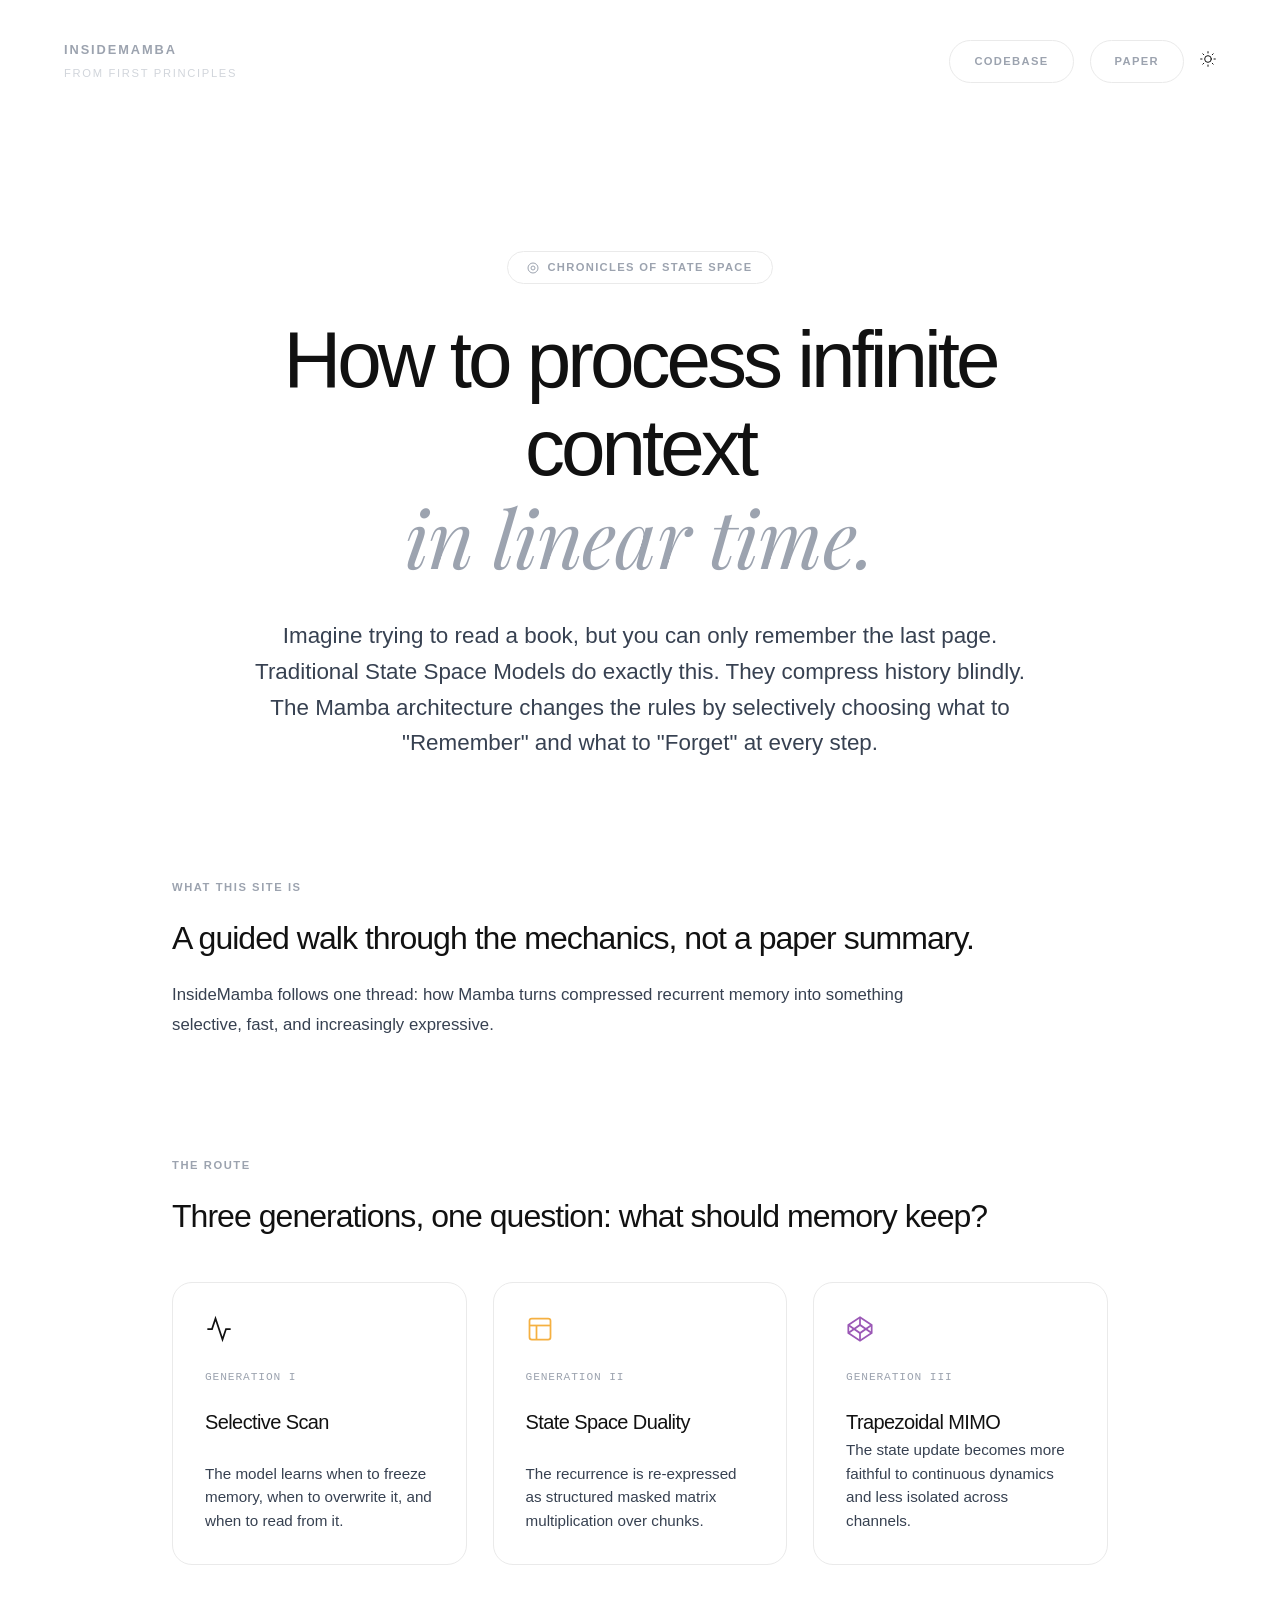
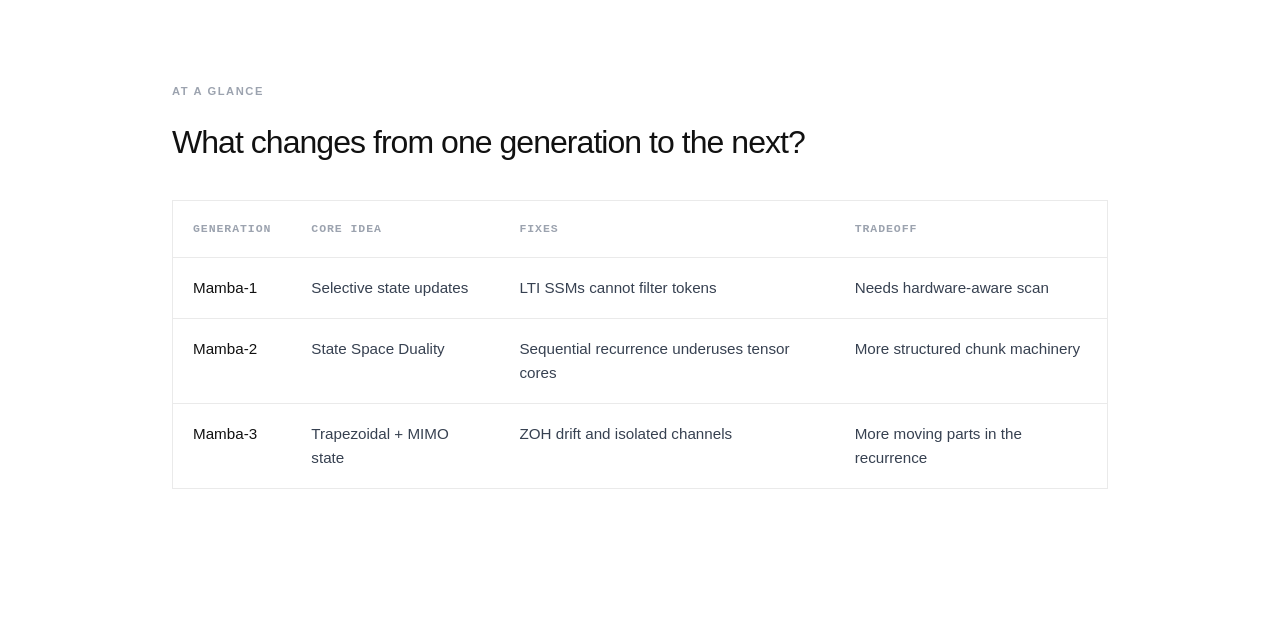
<file: index.html>
<!DOCTYPE html>
<html lang="en">
<head>
  <meta charset="UTF-8">
  <meta name="viewport" content="width=device-width, initial-scale=1.0">
  <title>InsideMamba: Mamba Evolution</title>
  <link rel="icon" href="favicon.svg" type="image/svg+xml">
  <link rel="stylesheet" href="style.css?v=20260526-2">
</head>
<body>

  <header class="header">
    <div class="logo-block">
      <span class="logo-main">InsideMamba</span>
      <span class="logo-sub">From First Principles</span>
    </div>
    <div class="nav-actions">
      <a href="https://github.com/varun29-git/InsideMamba" target="_blank" class="btn-pill">Codebase</a>
      <a href="https://arxiv.org/abs/2312.00752" target="_blank" class="btn-pill">Paper</a>
      <div class="btn-icon">
        <svg width="16" height="16" viewBox="0 0 24 24" fill="none" stroke="currentColor" stroke-width="1.5" stroke-linecap="round" stroke-linejoin="round"><circle cx="12" cy="12" r="5"></circle><line x1="12" y1="1" x2="12" y2="3"></line><line x1="12" y1="21" x2="12" y2="23"></line><line x1="4.22" y1="4.22" x2="5.64" y2="5.64"></line><line x1="18.36" y1="18.36" x2="19.78" y2="19.78"></line><line x1="1" y1="12" x2="3" y2="12"></line><line x1="21" y1="12" x2="23" y2="12"></line><line x1="4.22" y1="19.78" x2="5.64" y2="18.36"></line><line x1="18.36" y1="5.64" x2="19.78" y2="4.22"></line></svg>
      </div>
    </div>
  </header>

  <main class="container">
    <div class="hero-badge">
      <svg width="12" height="12" viewBox="0 0 24 24" fill="none" stroke="currentColor" stroke-width="2"><circle cx="12" cy="12" r="10"></circle><circle cx="12" cy="12" r="4"></circle></svg>
      Chronicles of State Space
    </div>
    
    <h1 class="hero-title">How to process infinite context<br><em>in linear time.</em></h1>
    
    <p class="hero-desc">
      Imagine trying to read a book, but you can only remember the last page. Traditional State Space Models do exactly this. They compress history blindly. The Mamba architecture changes the rules by selectively choosing what to "Remember" and what to "Forget" at every step.
    </p>

    <section class="landing-section">
      <span class="section-kicker">What this site is</span>
      <h2>A guided walk through the mechanics, not a paper summary.</h2>
      <p>
        InsideMamba follows one thread: how Mamba turns compressed recurrent memory into something selective, fast, and increasingly expressive.
      </p>
    </section>

    <section class="landing-section">
      <span class="section-kicker">The route</span>
      <h2>Three generations, one question: what should memory keep?</h2>
      <div class="journey-map">
        <a href="mamba-1/index.html" class="journey-step">
          <svg class="journey-icon" viewBox="0 0 24 24" fill="none" stroke="currentColor">
            <polyline points="22 12 18 12 15 21 9 3 6 12 2 12"></polyline>
          </svg>
          <small>Generation I</small>
          <strong>Selective Scan</strong>
          <span>The model learns when to freeze memory, when to overwrite it, and when to read from it.</span>
        </a>
        <a href="mamba-2/index.html" class="journey-step">
          <svg class="journey-icon amber" viewBox="0 0 24 24" fill="none" stroke="currentColor">
            <rect x="3" y="3" width="18" height="18" rx="2" ry="2"></rect>
            <line x1="3" y1="9" x2="21" y2="9"></line>
            <line x1="9" y1="21" x2="9" y2="9"></line>
          </svg>
          <small>Generation II</small>
          <strong>State Space Duality</strong>
          <span>The recurrence is re-expressed as structured masked matrix multiplication over chunks.</span>
        </a>
        <a href="mamba-3/index.html" class="journey-step">
          <svg class="journey-icon purple" viewBox="0 0 24 24" fill="none" stroke="currentColor">
            <polygon points="12 2 22 8.5 22 15.5 12 22 2 15.5 2 8.5 12 2"></polygon>
            <line x1="12" y1="22" x2="12" y2="15.5"></line>
            <polyline points="22 8.5 12 15.5 2 8.5"></polyline>
            <polyline points="2 15.5 12 8.5 22 15.5"></polyline>
            <line x1="12" y1="2" x2="12" y2="8.5"></line>
          </svg>
          <small>Generation III</small>
          <strong>Trapezoidal MIMO</strong>
          <span>The state update becomes more faithful to continuous dynamics and less isolated across channels.</span>
        </a>
      </div>
    </section>

    <section class="landing-section">
      <span class="section-kicker">At a glance</span>
      <h2>What changes from one generation to the next?</h2>
      <div class="comparison-wrap">
        <table class="comparison-table">
          <thead>
            <tr>
              <th>Generation</th>
              <th>Core idea</th>
              <th>Fixes</th>
              <th>Tradeoff</th>
            </tr>
          </thead>
          <tbody>
            <tr>
              <td>Mamba-1</td>
              <td>Selective state updates</td>
              <td>LTI SSMs cannot filter tokens</td>
              <td>Needs hardware-aware scan</td>
            </tr>
            <tr>
              <td>Mamba-2</td>
              <td>State Space Duality</td>
              <td>Sequential recurrence underuses tensor cores</td>
              <td>More structured chunk machinery</td>
            </tr>
            <tr>
              <td>Mamba-3</td>
              <td>Trapezoidal + MIMO state</td>
              <td>ZOH drift and isolated channels</td>
              <td>More moving parts in the recurrence</td>
            </tr>
          </tbody>
        </table>
      </div>
    </section>

  </main>

</body>
</html>
</file>
<file: style.css>
/* InsideMamba: Pedagogical Long-Form Reading Style */

@import url('https://fonts.googleapis.com/css2?family=Playfair+Display:ital@1&display=swap');

:root {
  --bg-pure: #ffffff;
  --text-main: #111111;
  --text-soft: #374151;
  --text-lighter: #9ca3af;
  --border-light: #eaeaea;
  
  --accent-amber: #f5b041;
  --accent-cyan: #00bcd4;
  --accent-purple: #9b59b6;

  /* Classic native Apple typography */
  --font-sans: -apple-system, BlinkMacSystemFont, "Helvetica Neue", "Segoe UI", Roboto, sans-serif;
  --font-serif-italic: "Playfair Display", Georgia, serif;
  --font-mono: ui-monospace, SFMono-Regular, "SF Mono", Menlo, Consolas, monospace;
}

* {
  box-sizing: border-box;
  margin: 0;
  padding: 0;
  -webkit-font-smoothing: antialiased;
  -moz-osx-font-smoothing: grayscale;
}

body {
  background-color: var(--bg-pure);
  color: var(--text-main);
  font-family: var(--font-sans);
  line-height: 1.6;
  overflow-x: hidden;
}

/* Minimalist Floating Header */
.header {
  display: flex;
  justify-content: space-between;
  align-items: center;
  padding: 2.5rem 4rem;
  background: transparent;
  width: 100%;
}

.logo-block {
  display: flex;
  flex-direction: column;
}

.logo-main {
  font-size: 0.8rem;
  font-weight: 600;
  letter-spacing: 0.15em;
  color: var(--text-lighter);
  text-transform: uppercase;
}

.logo-sub {
  font-size: 0.7rem;
  font-weight: 500;
  color: #d1d5db;
  letter-spacing: 0.15em;
  text-transform: uppercase;
  margin-top: 0.3rem;
}

.nav-actions {
  display: flex;
  gap: 1rem;
  align-items: center;
}

.btn-pill {
  font-family: var(--font-sans);
  font-size: 0.7rem;
  font-weight: 600;
  text-transform: uppercase;
  letter-spacing: 0.12em;
  padding: 0.7rem 1.5rem;
  border: 1px solid var(--border-light);
  border-radius: 999px;
  color: var(--text-lighter);
  background: var(--bg-pure);
  cursor: pointer;
  text-decoration: none;
  transition: all 0.2s ease;
  display: inline-flex;
  align-items: center;
  justify-content: center;
}

.btn-pill:hover, .btn-pill.active {
  border-color: var(--text-main);
  color: var(--text-main);
}

.container {
  max-width: 1000px;
  margin: 0 auto;
  padding: 8rem 2rem;
  text-align: center;
}

/* Central Badge */
.hero-badge {
  display: inline-flex;
  align-items: center;
  gap: 0.5rem;
  padding: 0.4rem 1.2rem;
  border: 1px solid var(--border-light);
  border-radius: 999px;
  font-size: 0.7rem;
  font-weight: 600;
  text-transform: uppercase;
  letter-spacing: 0.12em;
  color: var(--text-lighter);
  margin-bottom: 2rem;
}

/* Mixed Typography Title */
.hero-title {
  font-family: var(--font-sans);
  font-size: 5rem;
  font-weight: 300;
  line-height: 1.1;
  color: var(--text-main);
  letter-spacing: -0.05em;
  margin-bottom: 2rem;
}

.hero-title em {
  font-family: var(--font-serif-italic);
  font-style: italic;
  font-weight: 400;
  color: var(--text-lighter);
  letter-spacing: -0.01em;
}

/* Thin Description */
.hero-desc {
  font-size: 1.4rem;
  font-weight: 300;
  color: var(--text-soft);
  max-width: 800px;
  margin: 0 auto 6rem;
  line-height: 1.6;
}

.landing-section {
  margin-top: 7rem;
  text-align: left;
}

.landing-section h2 {
  font-size: 2rem;
  font-weight: 400;
  letter-spacing: -0.03em;
  margin-bottom: 1rem;
}

.landing-section p {
  color: var(--text-soft);
  font-size: 1.05rem;
  font-weight: 300;
  line-height: 1.75;
  max-width: 760px;
}

.section-kicker {
  display: inline-block;
  font-size: 0.7rem;
  font-weight: 700;
  letter-spacing: 0.14em;
  text-transform: uppercase;
  color: var(--text-lighter);
  margin-bottom: 1rem;
}

.journey-map {
  display: grid;
  grid-template-columns: repeat(3, minmax(0, 1fr));
  gap: 1.6rem;
  margin-top: 2.5rem;
}

.journey-step {
  display: flex;
  flex-direction: column;
  min-height: 230px;
  padding: 2rem;
  background: var(--bg-pure);
  border: 1px solid var(--border-light);
  border-radius: 20px;
  color: var(--text-main);
  text-decoration: none;
  transition: border-color 0.2s ease, transform 0.2s ease;
}

.journey-step:hover {
  border-color: var(--text-lighter);
  transform: translateY(-2px);
}

.journey-icon {
  color: var(--text-main);
  height: 28px;
  margin-bottom: 1.6rem;
  stroke-width: 1.5;
  width: 28px;
}

.journey-icon.amber {
  color: var(--accent-amber);
}

.journey-icon.purple {
  color: var(--accent-purple);
}

.journey-step small {
  color: var(--text-lighter);
  font-family: var(--font-mono);
  font-size: 0.7rem;
  letter-spacing: 0.08em;
  text-transform: uppercase;
}

.journey-step strong {
  margin-top: 1.2rem;
  font-size: 1.25rem;
  font-weight: 400;
  letter-spacing: -0.03em;
}

.journey-step span {
  margin-top: auto;
  color: var(--text-soft);
  font-size: 0.95rem;
  font-weight: 300;
  line-height: 1.55;
}

.mini-equation {
  margin-top: 2rem;
  padding: 1.4rem;
  border: 1px solid var(--border-light);
  color: var(--text-soft);
  font-family: var(--font-mono);
  font-size: 0.95rem;
  line-height: 1.8;
}

.comparison-wrap {
  border: 1px solid var(--border-light);
  margin-top: 2rem;
  overflow-x: auto;
}

.comparison-table {
  border-collapse: collapse;
  min-width: 760px;
  width: 100%;
}

.comparison-table th,
.comparison-table td {
  border-bottom: 1px solid var(--border-light);
  padding: 1.15rem 1.25rem;
  text-align: left;
  vertical-align: top;
}

.comparison-table th {
  color: var(--text-lighter);
  font-family: var(--font-mono);
  font-size: 0.72rem;
  font-weight: 600;
  letter-spacing: 0.08em;
  text-transform: uppercase;
}

.comparison-table td {
  color: var(--text-soft);
  font-size: 0.95rem;
  font-weight: 300;
  line-height: 1.55;
}

.comparison-table td:first-child {
  color: var(--text-main);
  font-weight: 500;
  white-space: nowrap;
}

.comparison-table tr:last-child td {
  border-bottom: 0;
}

/* ARTICLE LAYOUT */
.article-container {
  max-width: 720px;
  margin: 0 auto;
  padding: 4rem 2rem 10rem;
}

.article-container h1 {
  font-family: var(--font-sans);
  font-weight: 300;
  font-size: 4rem;
  letter-spacing: -0.05em;
  line-height: 1.1;
  margin-bottom: 4rem;
  text-align: center;
}

.article-container h1 em {
  font-family: var(--font-serif-italic);
  font-weight: 400;
  color: var(--text-lighter);
}

.article-container h2 {
  font-family: var(--font-sans);
  font-size: 1.75rem;
  font-weight: 400;
  color: var(--text-main);
  margin: 5rem 0 1.5rem;
  letter-spacing: -0.03em;
}

.article-container p {
  font-size: 1.2rem;
  font-weight: 300;
  color: var(--text-soft);
  line-height: 1.8;
  margin-bottom: 1.5rem;
}

.article-container strong {
  font-weight: 500;
  color: var(--text-main);
}

.katex-display {
  background: transparent;
  padding: 1.5rem 0;
  margin: 2rem 0;
  text-align: center;
}

.katex { font-size: 1.1em; color: var(--text-main); }

/* Static Minimal Figures */
.static-figure {
  margin: 4rem 0;
  padding: 3rem;
  background: var(--bg-pure);
  border: 1px solid var(--border-light);
  border-radius: 24px;
  display: flex;
  flex-direction: column;
  align-items: center;
  justify-content: center;
}

.figure-caption {
  margin-top: 2rem;
  font-size: 0.85rem;
  font-weight: 400;
  color: var(--text-lighter);
  text-transform: uppercase;
  letter-spacing: 0.1em;
}

.static-figure.wide {
  width: min(920px, calc(100vw - 4rem));
  margin-left: 50%;
  transform: translateX(-50%);
}

.static-figure svg {
  max-width: 100%;
  height: auto;
}

.diagram-title {
  align-self: stretch;
  display: flex;
  justify-content: space-between;
  gap: 1rem;
  margin-bottom: 2rem;
  color: var(--text-lighter);
  font-family: var(--font-mono);
  font-size: 0.75rem;
  letter-spacing: 0.08em;
  text-transform: uppercase;
}

.matrix-figure {
  display: grid;
  grid-template-columns: repeat(4, 42px);
  grid-template-rows: repeat(4, 42px);
  gap: 8px;
  margin-top: 0.5rem;
}

.matrix-cell {
  align-items: center;
  background: #fff;
  border: 1px solid var(--border-light);
  border-radius: 8px;
  display: flex;
  justify-content: center;
}

.matrix-cell::before {
  color: var(--text-main);
  content: attr(data-label);
  font-family: var(--font-mono);
  font-size: 0.78rem;
}

.matrix-cell.diagonal {
  border-color: #111;
}

.matrix-cell.decay {
  background: rgba(245, 176, 65, 0.25);
  border-color: rgba(245, 176, 65, 0.45);
}

.matrix-cell.empty::before {
  color: var(--text-lighter);
}

.bridge-note {
  border-left: 1px solid var(--border-light);
  color: var(--text-soft);
  font-size: 1.1rem;
  font-weight: 300;
  line-height: 1.75;
  margin: 3rem 0 0;
  padding-left: 1.25rem;
}

.delta-diagram,
.scan-diagram {
  align-self: stretch;
  margin: 1rem auto 0;
  max-width: 760px;
  width: 100%;
}

.token-row,
.delta-row,
.chunk-row,
.state-labels {
  display: grid;
  gap: 1rem;
}

.token-row,
.delta-row {
  grid-template-columns: repeat(5, minmax(0, 1fr));
}

.token {
  border: 1px solid var(--border-light);
  border-radius: 10px;
  color: var(--text-lighter);
  display: flex;
  font-family: var(--font-mono);
  font-size: 0.9rem;
  justify-content: center;
  padding: 0.9rem 0.5rem;
}

.token.strong {
  border-color: rgba(155, 89, 182, 0.55);
  color: var(--text-main);
  font-weight: 700;
}

.token.amber {
  border-color: rgba(245, 176, 65, 0.7);
}

.delta-row {
  color: var(--text-lighter);
  font-family: var(--font-mono);
  font-size: 0.78rem;
  margin-top: 1rem;
  text-align: center;
}

.delta-row .large {
  color: var(--text-main);
  font-weight: 700;
}

.delta-row .amber {
  color: #9c6b16;
}

.memory-track {
  align-items: center;
  background: #111;
  border-radius: 999px;
  display: grid;
  grid-template-columns: repeat(5, 1fr);
  height: 22px;
  margin: 2rem auto 0;
  max-width: 640px;
  padding: 0 2rem;
}

.memory-dot {
  background: #fff;
  border: 2px solid var(--border-light);
  border-radius: 50%;
  height: 18px;
  justify-self: center;
  width: 18px;
}

.memory-dot.write {
  border-color: var(--accent-purple);
  height: 28px;
  width: 28px;
}

.memory-dot.write.amber {
  border-color: var(--accent-amber);
}

.diagram-note {
  color: var(--text-soft);
  font-size: 0.98rem;
  font-weight: 300;
  line-height: 1.6;
  margin: 2rem auto 0;
  max-width: 620px;
  text-align: center;
}

.chunk-row {
  grid-template-columns: repeat(4, minmax(0, 1fr));
}

.chunk {
  align-items: center;
  background: rgba(155, 89, 182, 0.12);
  border-radius: 10px;
  color: var(--text-main);
  display: flex;
  font-family: var(--font-mono);
  font-size: 0.95rem;
  justify-content: center;
  min-height: 70px;
}

.chunk.active {
  background: rgba(155, 89, 182, 0.32);
}

.state-line {
  align-items: center;
  display: grid;
  grid-template-columns: repeat(4, 1fr);
  margin: 2rem auto 0;
  max-width: 660px;
  position: relative;
}

.state-line::before {
  background: #111;
  content: "";
  height: 2px;
  left: 9%;
  position: absolute;
  right: 9%;
  top: 50%;
}

.state-line span {
  background: #fff;
  border: 2px solid #111;
  border-radius: 50%;
  height: 18px;
  justify-self: center;
  position: relative;
  width: 18px;
  z-index: 1;
}

.state-labels {
  color: var(--text-soft);
  font-family: var(--font-mono);
  font-size: 0.8rem;
  grid-template-columns: repeat(4, minmax(0, 1fr));
  margin-top: 0.85rem;
  text-align: center;
}

.synthesis {
  margin-top: 6rem;
  padding-top: 2.5rem;
  border-top: 1px solid var(--border-light);
}

.synthesis h2 {
  margin-top: 0;
}

.synthesis-grid {
  display: grid;
  grid-template-columns: repeat(3, 1fr);
  gap: 1.5rem;
  margin: 2.5rem 0;
}

.synthesis-item {
  border-left: 1px solid var(--border-light);
  padding-left: 1.25rem;
}

.synthesis-item strong {
  display: block;
  margin-bottom: 0.5rem;
}

.synthesis-item span {
  color: var(--text-soft);
  font-size: 0.95rem;
  font-weight: 300;
  line-height: 1.75;
}

.scan-token,
.scan-block,
.orbit-dot,
.mimo-signal {
  animation-duration: 4s;
  animation-iteration-count: infinite;
  animation-timing-function: ease-in-out;
}

.scan-token {
  animation-name: tokenPulse;
}

.scan-block {
  animation-name: blockPulse;
}

.orbit-dot {
  transform-origin: 570px 155px;
  animation-name: orbitState;
  animation-timing-function: linear;
}

.mimo-signal {
  animation-name: signalFlow;
}

.delay-1 { animation-delay: 0.4s; }
.delay-2 { animation-delay: 0.8s; }
.delay-3 { animation-delay: 1.2s; }
.delay-4 { animation-delay: 1.6s; }

@keyframes tokenPulse {
  0%, 100% { opacity: 0.35; stroke-width: 1.5; }
  45%, 60% { opacity: 1; stroke-width: 3; }
}

@keyframes blockPulse {
  0%, 100% { opacity: 0.18; }
  50% { opacity: 0.65; }
}

@keyframes orbitState {
  from { transform: rotate(0deg); }
  to { transform: rotate(360deg); }
}

@keyframes signalFlow {
  0%, 100% { opacity: 0.2; stroke-dashoffset: 60; }
  50% { opacity: 0.95; stroke-dashoffset: 0; }
}

@media (max-width: 820px) {
  .header {
    align-items: flex-start;
    flex-direction: column;
    gap: 1.5rem;
    padding: 1.5rem;
  }

  .nav-actions {
    flex-wrap: wrap;
  }

  .container {
    padding: 4rem 1.25rem;
  }

  .hero-title {
    font-size: 3rem;
  }

  .hero-desc {
    font-size: 1.1rem;
    margin-bottom: 3rem;
  }

  .journey-map,
  .token-row,
  .delta-row,
  .chunk-row,
  .state-labels,
  .synthesis-grid {
    grid-template-columns: 1fr;
  }

  .memory-track {
    padding: 0 0.75rem;
  }

  .state-line,
  .state-labels {
    display: none;
  }

  .article-container h1 {
    font-size: 2.8rem;
  }

  .article-container p {
    font-size: 1.05rem;
  }

  .static-figure,
  .static-figure.wide {
    padding: 1.25rem;
    width: 100%;
    margin-left: 0;
    transform: none;
  }
}
</file>
